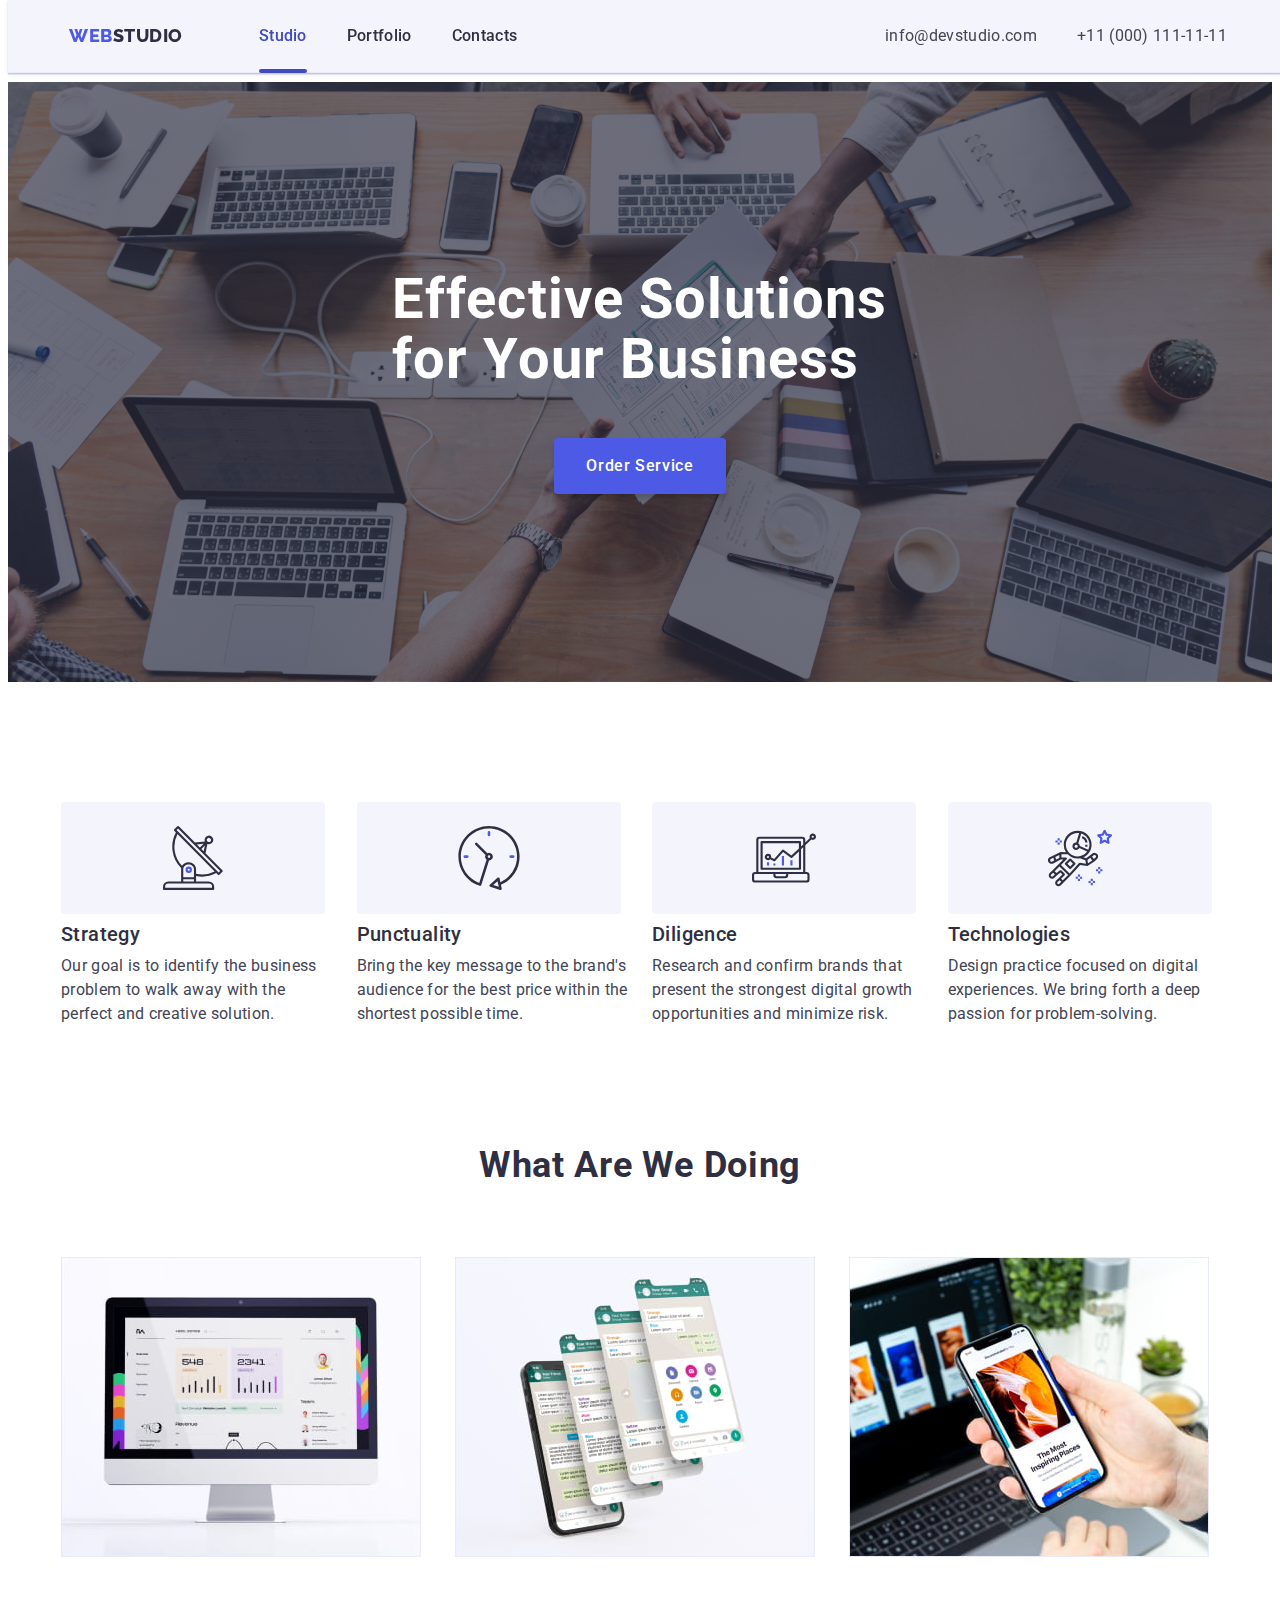
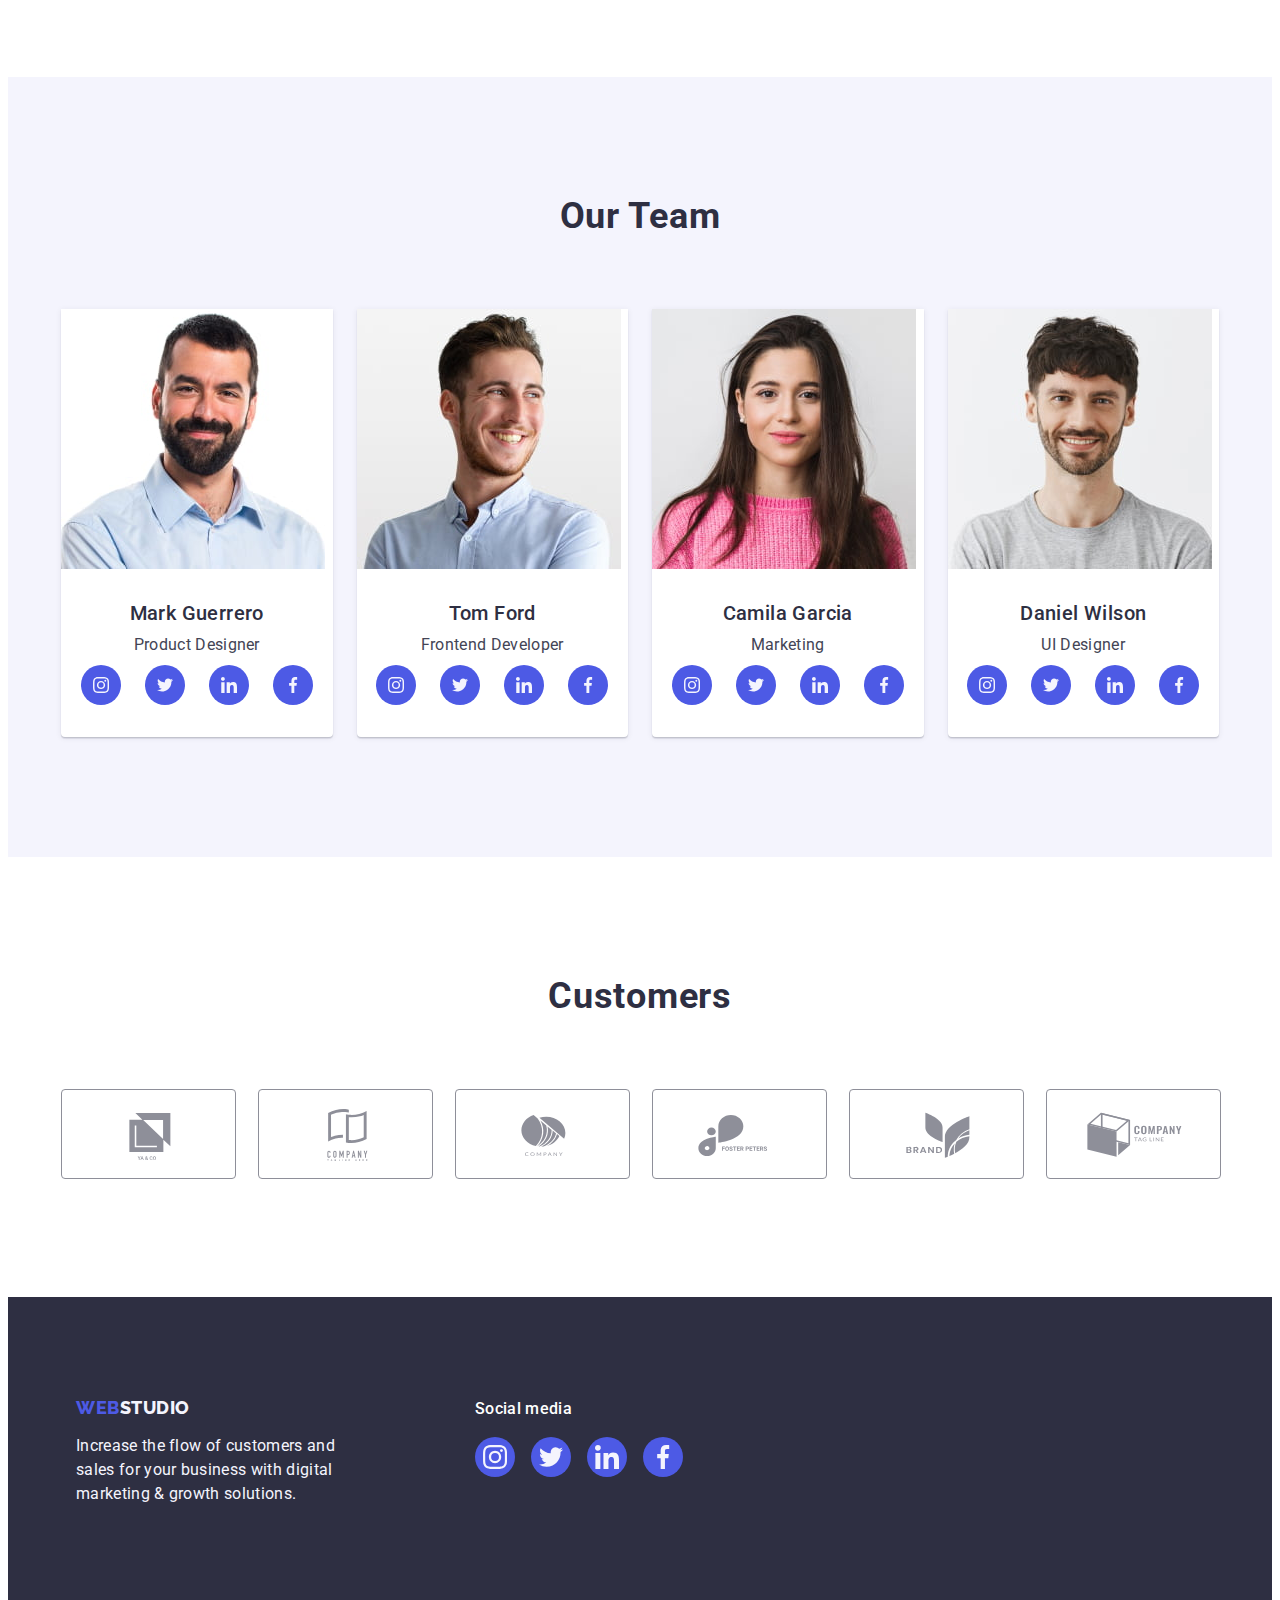
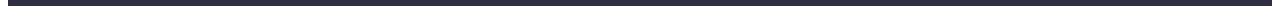
<file: index.html>
<!DOCTYPE html>
<html lang="en">
  <head>
    <meta charset="UTF-8" />
    <meta http-equiv="X-UA-Compatible" content="IE=edge" />
    <meta name="viewport" content="width=device-width, initial-scale=1.0" />
    <link rel="preconnect" href="https://fonts.googleapis.com" />
    <link rel="preconnect" href="https://fonts.gstatic.com" crossorigin />
    <link href="https://fonts.googleapis.com/css2?family=Raleway:wght@800&family=Roboto:wght@400;500;700;900&display=swap" rel="stylesheet" />
    <link
      rel="stylesheet"
      href="https://cdnjs.cloudflare.com/ajax/libs/modern-normalize/1.1.0/modern-normalize.min.css"
      integrity="sha512-wpPYUAdjBVSE4KJnH1VR1HeZfpl1ub8YT/NKx4PuQ5NmX2tKuGu6U/JRp5y+Y8XG2tV+wKQpNHVUX03MfMFn9Q=="
      crossorigin="anonymous"
      referrerpolicy="no-referrer" />
    <link rel="stylesheet" href="./css/styles.css" />
    <title>WebStudio</title>
  </head>
  <body>
    <header class="header">
      <div class="header-flex container">
        <nav class="nav-flex">
          <a href="./index.html" class="logotype link">Web<span class="header-logo">Studio</span></a>
          <ul class="nav-list list">
            <li class="nav-item"><a href="./index.html" class="nav-item-link active link">Studio</a></li>
            <li class="nav-item">
              <a href="./portfolio.html" class="nav-item-link link">Portfolio</a>
            </li>
            <li class="nav-item"><a href="" class="nav-item-link link">Contacts</a></li>
          </ul>
        </nav>
        <address class="address">
          <ul class="address-list list">
            <li>
              <a class="address-item link" href="mailto:info@devstudio.com">info@devstudio.com</a>
            </li>
            <li>
              <a class="address-item link" href="tel:+110001111111">+11 (000) 111-11-11</a>
            </li>
          </ul>
        </address>
      </div>
    </header>
    <main>
      <section class="hero section">
        <div class="container">
          <h1 class="heading-main">Effective Solutions for Your Business</h1>
          <button class="button order" type="button" data-modal-open>Order Service</button>
        </div>
      </section>
      <section class="advant section">
        <div class="container">
          <h2 class="hidden" hidden>Our Advanteges</h2>
          <ul class="list flex-container">
            <li class="flex-container-advant">
              <div class="features-item">
                <svg class="features-icon" width="64" height="64">
                  <use href="./images/icons.svg#icon-antenna"></use>
                </svg>
              </div>
              <h3 class="heading-third">Strategy</h3>
              <p class="p-text">Our goal is to identify the business problem to walk away with the perfect and creative solution.</p>
            </li>
            <li class="flex-container-advant">
              <div class="features-item">
                <svg class="features-icon" width="64" height="64">
                  <use href="./images/icons.svg#icon-clock"></use>
                </svg>
              </div>
              <h3 class="heading-third">Punctuality</h3>
              <p class="p-text">Bring the key message to the brand's audience for the best price within the shortest possible time.</p>
            </li>
            <li class="flex-container-advant">
              <div class="features-item">
                <svg class="features-icon" width="64" height="64">
                  <use href="./images/icons.svg#icon-diagram"></use>
                </svg>
              </div>
              <h3 class="heading-third">Diligence</h3>
              <p class="p-text">Research and confirm brands that present the strongest digital growth opportunities and minimize risk.</p>
            </li>
            <li class="flex-container-advant">
              <div class="features-item">
                <svg class="features-icon" width="64" height="64">
                  <use href="./images/icons.svg#icon-astronaut"></use>
                </svg>
              </div>
              <h3 class="heading-third">Technologies</h3>
              <p class="p-text">Design practice focused on digital experiences. We bring forth a deep passion for problem-solving.</p>
            </li>
          </ul>
        </div>
      </section>
      <section class="doing section">
        <div class="container">
          <h2 class="heading-second">What are we doing</h2>
          <ul class="list flex-container">
            <li class="flex-container-doing">
              <img src="./images/main-page/doing-1.jpg" alt="Creating websites" width="360" height="300" />
            </li>
            <li class="flex-container-doing">
              <img src="./images/main-page/doing-2.jpg" alt="Creating mobile apps" width="360" height="300" />
            </li>
            <li class="flex-container-doing">
              <img src="./images/main-page/doing-3.jpg" alt="Suporting product" width="360" height="300" />
            </li>
          </ul>
        </div>
      </section>
      <section class="team section">
        <div class="container">
          <h2 class="heading-second">Our Team</h2>
          <ul class="list flex-container">
            <li class="team-card">
              <img src="./images/main-page/team-mark.jpg" alt="Photo of Product Designer Mark Guerrero" width="264" height="260" />
              <div class="worker-wrapper">
                <h3 class="heading-third worker-name">Mark Guerrero</h3>
                <p class="p-text worker-position">Product Designer</p>
                <ul class="socials list">
                  <li class="social-item">
                    <a class="social-link link" href="" target="_blank" rel="noopener noreferrer" aria-label="icon instagram">
                      <svg class="social-icon" width="16" height="16">
                        <use href="./images/icons.svg#icon-instagram"></use>
                      </svg>
                    </a>
                  </li>
                  <li class="social-item">
                    <a class="social-link link" href="" target="_blank" rel="noopener noreferrer" aria-label="icon twitter">
                      <svg class="social-icon" width="16" height="16">
                        <use href="./images/icons.svg#icon-twitter"></use>
                      </svg>
                    </a>
                  </li>
                  <li class="social-item">
                    <a class="social-link link" href="" target="_blank" rel="noopener noreferrer" aria-label="icon linkedin">
                      <svg class="social-icon" width="16" height="16">
                        <use href="./images/icons.svg#icon-linkedin"></use>
                      </svg>
                    </a>
                  </li>
                  <li class="social-item">
                    <a class="social-link link" href="" target="_blank" rel="noopener noreferrer" aria-label="icon facebook">
                      <svg class="social-icon" width="16" height="16">
                        <use href="./images/icons.svg#icon-facebook"></use>
                      </svg>
                    </a>
                  </li>
                </ul>
              </div>
            </li>
            <li class="team-card">
              <img src="./images/main-page/team-tom.jpg" alt="Photo of Frontend Developer Tom Ford" width="264" height="260" />
              <div class="worker-wrapper">
                <h3 class="heading-third worker-name">Tom Ford</h3>
                <p class="p-text worker-position">Frontend Developer</p>
                <ul class="socials list">
                  <li class="social-item">
                    <a class="social-link link" href="" target="_blank" rel="noopener noreferrer" aria-label="icon instagram">
                      <svg class="social-icon" width="16px" height="16px">
                        <use href="./images/icons.svg#icon-instagram"></use>
                      </svg>
                    </a>
                  </li>
                  <li class="social-item">
                    <a class="social-link link" href="" target="_blank" rel="noopener noreferrer" aria-label="icon twitter">
                      <svg class="social-icon" width="16px" height="16px">
                        <use href="./images/icons.svg#icon-twitter"></use>
                      </svg>
                    </a>
                  </li>
                  <li class="social-item">
                    <a class="social-link link" href="" target="_blank" rel="noopener noreferrer" aria-label="icon linkedin">
                      <svg class="social-icon" width="16px" height="16px">
                        <use href="./images/icons.svg#icon-linkedin"></use>
                      </svg>
                    </a>
                  </li>
                  <li class="social-item">
                    <a class="social-link link" href="" target="_blank" rel="noopener noreferrer" aria-label="icon facebook">
                      <svg class="social-icon" width="16px" height="16px">
                        <use href="./images/icons.svg#icon-facebook"></use>
                      </svg>
                    </a>
                  </li>
                </ul>
              </div>
            </li>
            <li class="team-card">
              <img src="./images/main-page/team-camila.jpg" alt="Photo of Marketing Camila Garcia" width="264" height="260" />
              <div class="worker-wrapper">
                <h3 class="heading-third worker-name">Camila Garcia</h3>
                <p class="p-text worker-position">Marketing</p>
                <ul class="socials list">
                  <li class="social-item">
                    <a class="social-link link" href="" target="_blank" rel="noopener noreferrer" aria-label="icon instagram">
                      <svg class="social-icon" width="16px" height="16px">
                        <use href="./images/icons.svg#icon-instagram"></use>
                      </svg>
                    </a>
                  </li>
                  <li class="social-item">
                    <a class="social-link link" href="" target="_blank" rel="noopener noreferrer" aria-label="icon twitter">
                      <svg class="social-icon" width="16px" height="16px">
                        <use href="./images/icons.svg#icon-twitter"></use>
                      </svg>
                    </a>
                  </li>
                  <li class="social-item">
                    <a class="social-link link" href="" target="_blank" rel="noopener noreferrer" aria-label="icon linkedin">
                      <svg class="social-icon" width="16px" height="16px">
                        <use href="./images/icons.svg#icon-linkedin"></use>
                      </svg>
                    </a>
                  </li>
                  <li class="social-item">
                    <a class="social-link link" href="" target="_blank" rel="noopener noreferrer" aria-label="icon facebook">
                      <svg class="social-icon" width="16px" height="16px">
                        <use href="./images/icons.svg#icon-facebook"></use>
                      </svg>
                    </a>
                  </li>
                </ul>
              </div>
            </li>
            <li class="team-card">
              <img src="./images/main-page/team-daniel.jpg" alt="Photo of UI Designer Daniel Wilson" width="264" height="260" />
              <div class="worker-wrapper">
                <h3 class="heading-third worker-name">Daniel Wilson</h3>
                <p class="p-text worker-position">UI Designer</p>
                <ul class="socials list">
                  <li class="social-item">
                    <a class="social-link link" href="" target="_blank" rel="noopener noreferrer" aria-label="icon instagram">
                      <svg class="social-icon" width="16px" height="16px">
                        <use href="./images/icons.svg#icon-instagram"></use>
                      </svg>
                    </a>
                  </li>
                  <li class="social-item">
                    <a class="social-link link" href="" target="_blank" rel="noopener noreferrer" aria-label="icon twitter">
                      <svg class="social-icon" width="16px" height="16px">
                        <use href="./images/icons.svg#icon-twitter"></use>
                      </svg>
                    </a>
                  </li>
                  <li class="social-item">
                    <a class="social-link link" href="" target="_blank" rel="noopener noreferrer" aria-label="icon linkedin">
                      <svg class="social-icon" width="16px" height="16px">
                        <use href="./images/icons.svg#icon-linkedin"></use>
                      </svg>
                    </a>
                  </li>
                  <li class="social-item">
                    <a class="social-link link" href="" target="_blank" rel="noopener noreferrer" aria-label="icon facebook">
                      <svg class="social-icon" width="16px" height="16px">
                        <use href="./images/icons.svg#icon-facebook"></use>
                      </svg>
                    </a>
                  </li>
                </ul>
              </div>
            </li>
          </ul>
        </div>
      </section>
      <section class="custom section">
        <div class="container">
          <h2 class="heading-second">Customers</h2>
          <ul class="customers list">
            <li class="customer-item">
              <a class="customer-link link" href="" target="_blank" rel="noopener noreferrer" aria-label="icon company 1">
                <svg class="customer-icon" width="104" height="56">
                  <use href="./images/icons.svg#icon-company-1"></use>
                </svg>
              </a>
            </li>
            <li class="customer-item">
              <a class="customer-link link" href="" target="_blank" rel="noopener noreferrer" aria-label="icon company 2">
                <svg class="customer-icon" width="104" height="56">
                  <use href="./images/icons.svg#icon-company-2"></use>
                </svg>
              </a>
            </li>
            <li class="customer-item">
              <a class="customer-link link" href="" target="_blank" rel="noopener noreferrer" aria-label="icon company 3">
                <svg class="customer-icon" width="104" height="56">
                  <use href="./images/icons.svg#icon-company-3"></use>
                </svg>
              </a>
            </li>
            <li class="customer-item">
              <a class="customer-link link" href="" target="_blank" rel="noopener noreferrer" aria-label="icon company 4">
                <svg class="customer-icon" width="104" height="56">
                  <use href="./images/icons.svg#icon-company-4"></use>
                </svg>
              </a>
            </li>
            <li class="customer-item">
              <a class="customer-link link" href="" target="_blank" rel="noopener noreferrer" aria-label="icon company 5">
                <svg class="customer-icon" width="104" height="56">
                  <use href="./images/icons.svg#icon-company-5"></use>
                </svg>
              </a>
            </li>
            <li class="customer-item">
              <a class="customer-link link" href="" target="_blank" rel="noopener noreferrer" aria-label="icon company 6">
                <svg class="customer-icon" width="104" height="56">
                  <use href="./images/icons.svg#icon-company-6"></use>
                </svg>
              </a>
            </li>
          </ul>
        </div>
      </section>
    </main>
    <footer class="footer">
      <div class="container footer-flex">
        <div class="container-footer">
          <a class="logotype footer-logo-link link" href="./index.html">Web<span class="footer-logo">Studio</span></a>
          <p class="footer-text">Increase the flow of customers and sales for your business with digital marketing & growth solutions.</p>
        </div>
        <div>
          <p class="footer-par">Social media</p>
          <ul class="footer-socials list">
            <li class="footer-social-item">
              <a class="footer-social-link link" href="" target="_blank" rel="noopener noreferrer" aria-label="icon instagram">
                <svg class="footer-social-icon" width="24" height="24">
                  <use href="./images/icons.svg#icon-instagram"></use>
                </svg>
              </a>
            </li>
            <li class="footer-social-item">
              <a class="footer-social-link link" href="" target="_blank" rel="noopener noreferrer" aria-label="icon twitter">
                <svg class="footer-social-icon" width="24" height="24">
                  <use href="./images/icons.svg#icon-twitter"></use>
                </svg>
              </a>
            </li>
            <li class="footer-social-item">
              <a class="footer-social-link link" href="" target="_blank" rel="noopener noreferrer" aria-label="icon linkedin">
                <svg class="footer-social-icon" width="24" height="24">
                  <use href="./images/icons.svg#icon-linkedin"></use>
                </svg>
              </a>
            </li>
            <li class="footer-social-item">
              <a class="footer-social-link link" href="" target="_blank" rel="noopener noreferrer" aria-label="icon facebook">
                <svg class="footer-social-icon" width="24" height="24">
                  <use href="./images/icons.svg#icon-facebook"></use>
                </svg>
              </a>
            </li>
          </ul>
        </div>
      </div>
    </footer>

    <div class="backdrop is-hidden" data-modal>
      <div class="modal">
        <button type="button" class="modal-close" data-modal-close>
          <svg class="modal-close-icon" width="8" height="8">
            <use href="./images/icons.svg#icon-modal-close"></use>
          </svg>
        </button>
      </div>
    </div>
    <script src="./js/modal.js"></script>
  </body>
</html>
</file>
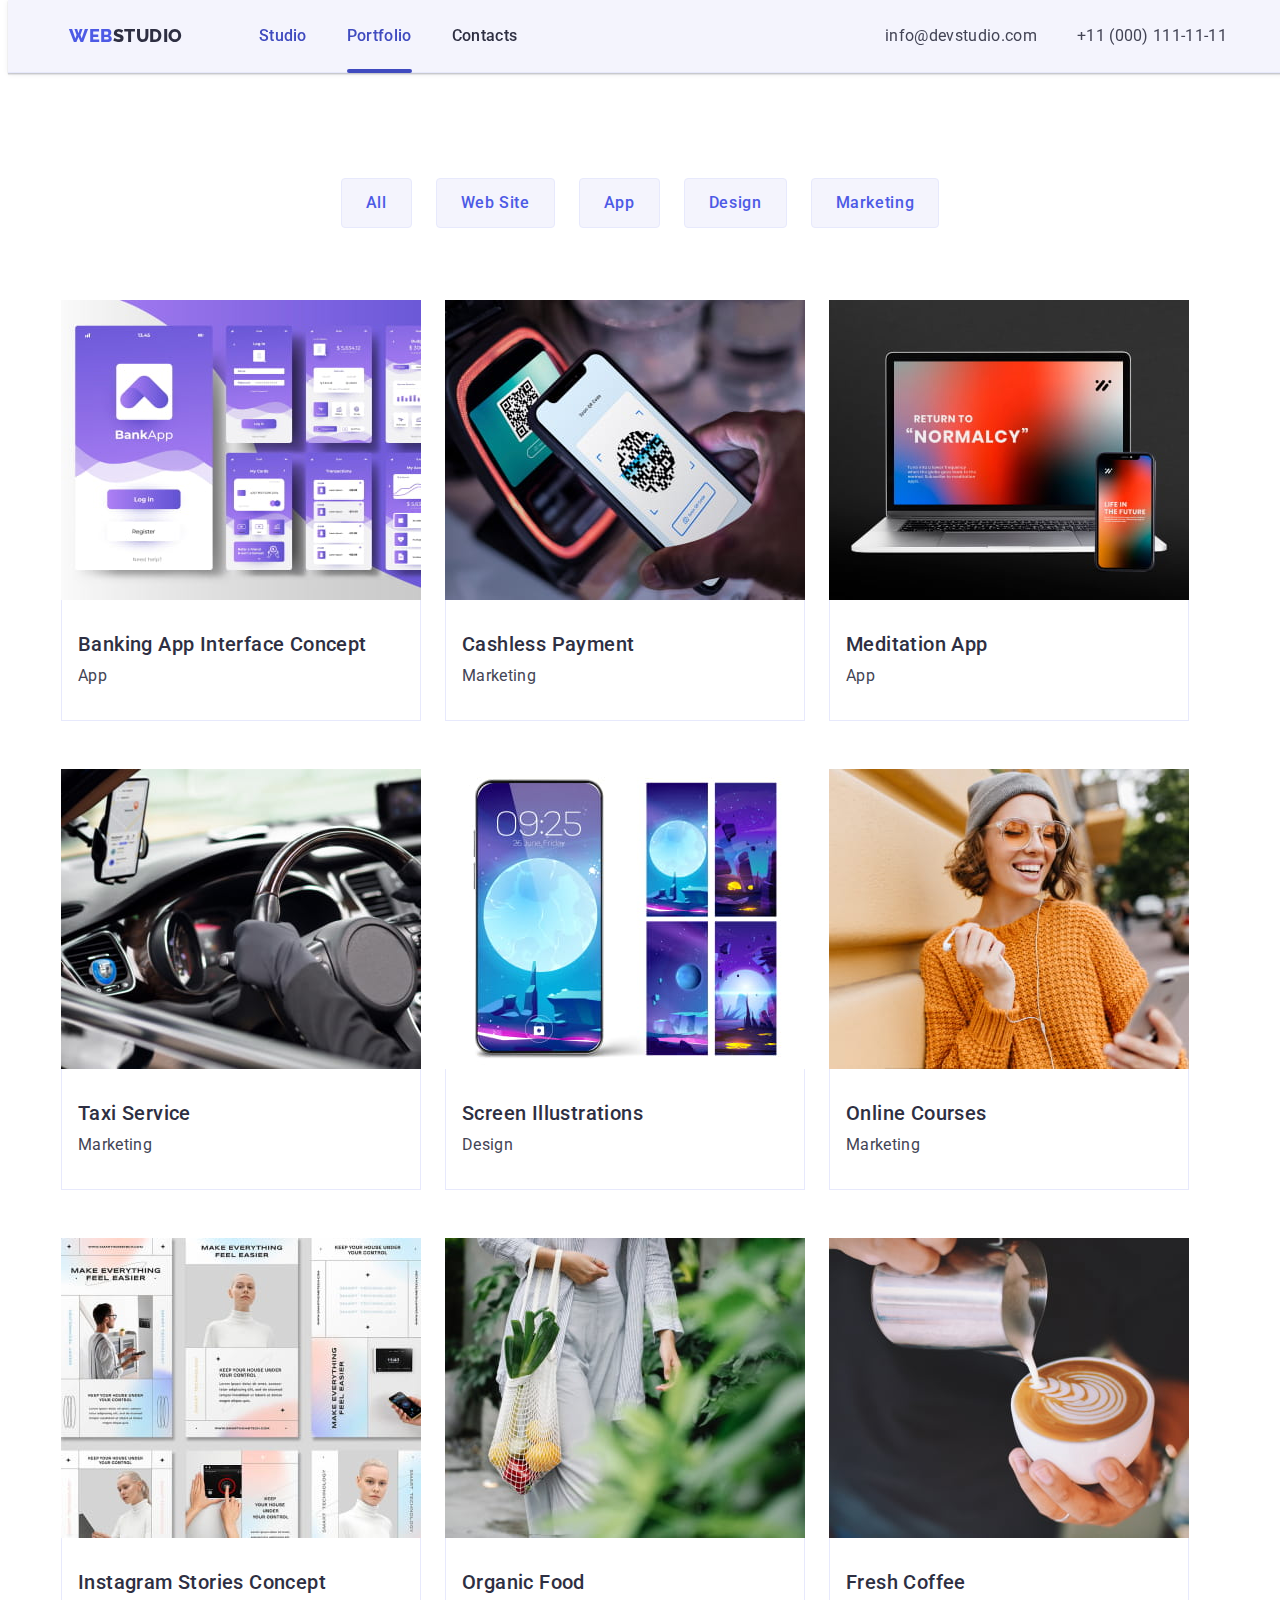
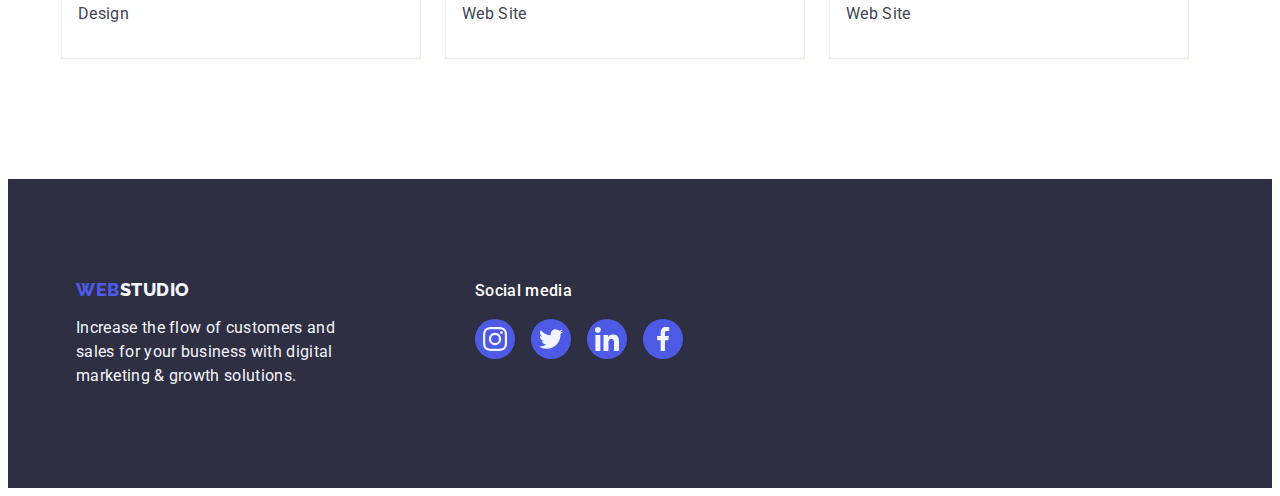
<file: portfolio.html>
<!DOCTYPE html>
<html lang="en">
  <head>
    <meta charset="UTF-8" />
    <meta http-equiv="X-UA-Compatible" content="IE=edge" />
    <meta name="viewport" content="width=device-width, initial-scale=1.0" />
    <link rel="preconnect" href="https://fonts.googleapis.com" />
    <link rel="preconnect" href="https://fonts.gstatic.com" crossorigin />
    <link href="https://fonts.googleapis.com/css2?family=Raleway:wght@800&family=Roboto:wght@400;500;700;900&display=swap" rel="stylesheet" />
    <link
      rel="stylesheet"
      href="https://cdnjs.cloudflare.com/ajax/libs/modern-normalize/1.1.0/modern-normalize.min.css"
      integrity="sha512-wpPYUAdjBVSE4KJnH1VR1HeZfpl1ub8YT/NKx4PuQ5NmX2tKuGu6U/JRp5y+Y8XG2tV+wKQpNHVUX03MfMFn9Q=="
      crossorigin="anonymous"
      referrerpolicy="no-referrer" />
    <link rel="stylesheet" href="./css/styles.css" />
    <title>Portfolio</title>
  </head>
  <body>
    <header class="header">
      <div class="header-flex container">
        <nav class="nav-flex">
          <a href="./index.html" class="logotype link">Web<span class="header-logo">Studio</span></a>
          <ul class="nav-list list">
            <li class="nav-item"><a href="./index.html" class="nav-item-link first link">Studio</a></li>
            <li class="nav-item">
              <a href="./portfolio.html" class="nav-item-link active link">Portfolio</a>
            </li>
            <li class="nav-item"><a href="" class="nav-item-link link">Contacts</a></li>
          </ul>
        </nav>
        <address class="address">
          <ul class="address-list list">
            <li>
              <a class="address-item link" href="mailto:info@devstudio.com">info@devstudio.com</a>
            </li>
            <li>
              <a class="address-item link" href="tel:+110001111111">+11 (000) 111-11-11</a>
            </li>
          </ul>
        </address>
      </div>
    </header>

    <main>
      <section class="works-section">
        <div class="container">
          <h1 class="hidden" hidden>Portfolio</h1>
          <ul class="list filter-list">
            <li><button class="button filter" type="button">All</button></li>
            <li>
              <button class="button filter" type="button">Web Site</button>
            </li>
            <li><button class="button filter" type="button">App</button></li>
            <li><button class="button filter" type="button">Design</button></li>
            <li>
              <button class="button filter" type="button">Marketing</button>
            </li>
          </ul>
          <ul class="list works-list">
            <li class="works-list-item">
              <a href="" class="works-list-link link">
                <div class="thumb">
                  <img src="./images/portfolio/banking-app.jpg" alt="App interface in violet colours" width="360" height="300" />
                  <p class="overlay-text">
                    14 Stylish and User-Friendly App Design Concepts · Task Manager App · Calorie Tracker App · Exotic Fruit Ecommerce App · Cloud
                    Storage App
                  </p>
                </div>
                <div class="works-card">
                  <h2 class="heading-third">Banking App Interface Concept</h2>
                  <p class="p-text">App</p>
                </div>
              </a>
            </li>
            <li class="works-list-item">
              <a href="" class="works-list-link link">
                <div class="thumb">
                  <img src="./images/portfolio/cashless-payment.jpg" alt="Telephone with cashless terminal" width="360" height="300" />
                  <p class="overlay-text">
                    14 Stylish and User-Friendly App Design Concepts · Task Manager App · Calorie Tracker App · Exotic Fruit Ecommerce App · Cloud
                    Storage App
                  </p>
                </div>
                <div class="works-card">
                  <h2 class="heading-third">Cashless Payment</h2>
                  <p class="p-text">Marketing</p>
                </div>
              </a>
            </li>
            <li class="works-list-item">
              <a href="" class="works-list-link link">
                <div class="thumb">
                  <img src="./images/portfolio/meditation-app.jpg" alt="Laptop and phote screen with app" width="360" height="300" />
                  <p class="overlay-text">
                    14 Stylish and User-Friendly App Design Concepts · Task Manager App · Calorie Tracker App · Exotic Fruit Ecommerce App · Cloud
                    Storage App
                  </p>
                </div>
                <div class="works-card">
                  <h2 class="heading-third">Meditation App</h2>
                  <p class="p-text">App</p>
                </div>
              </a>
            </li>
            <li class="works-list-item">
              <a href="" class="works-list-link link">
                <div class="thumb">
                  <img src="./images/portfolio/taxi-service.jpg" alt="Hand of driver in the car" width="360" height="300" />
                  <p class="overlay-text">
                    14 Stylish and User-Friendly App Design Concepts · Task Manager App · Calorie Tracker App · Exotic Fruit Ecommerce App · Cloud
                    Storage App
                  </p>
                </div>
                <div class="works-card">
                  <h2 class="heading-third">Taxi Service</h2>
                  <p class="p-text">Marketing</p>
                </div>
              </a>
            </li>
            <li class="works-list-item">
              <a href="" class="works-list-link link">
                <div class="thumb">
                  <img
                    src="./images/portfolio/screen-illustrations.jpg"
                    alt="Vector illustrations on the telephone screen"
                    width="360"
                    height="300" />
                  <p class="overlay-text">
                    14 Stylish and User-Friendly App Design Concepts · Task Manager App · Calorie Tracker App · Exotic Fruit Ecommerce App · Cloud
                    Storage App
                  </p>
                </div>
                <div class="works-card">
                  <h2 class="heading-third">Screen Illustrations</h2>
                  <p class="p-text">Design</p>
                </div>
              </a>
            </li>
            <li class="works-list-item">
              <a href="" class="works-list-link link">
                <div class="thumb">
                  <img src="./images/portfolio/online-courses.jpg" alt="Girl with telephone and earphones" width="360" height="300" />
                  <p class="overlay-text">
                    14 Stylish and User-Friendly App Design Concepts · Task Manager App · Calorie Tracker App · Exotic Fruit Ecommerce App · Cloud
                    Storage App
                  </p>
                </div>
                <div class="works-card">
                  <h2 class="heading-third">Online Courses</h2>
                  <p class="p-text">Marketing</p>
                </div>
              </a>
            </li>
            <li class="works-list-item">
              <a href="" class="works-list-link link">
                <div class="thumb">
                  <img src="./images/portfolio/instagram-stories-concept.jpg" alt="Variants of instagram stories" width="360" height="300" />
                  <p class="overlay-text">
                    14 Stylish and User-Friendly App Design Concepts · Task Manager App · Calorie Tracker App · Exotic Fruit Ecommerce App · Cloud
                    Storage App
                  </p>
                </div>
                <div class="works-card">
                  <h2 class="heading-third">Instagram Stories Concept</h2>
                  <p class="p-text">Design</p>
                </div>
              </a>
            </li>
            <li class="works-list-item">
              <a href="" class="works-list-link link">
                <div class="thumb">
                  <img src="./images/portfolio/organic-food.jpg" alt="Girl with basket of fruits" width="360" height="300" />
                  <p class="overlay-text">
                    14 Stylish and User-Friendly App Design Concepts · Task Manager App · Calorie Tracker App · Exotic Fruit Ecommerce App · Cloud
                    Storage App
                  </p>
                </div>
                <div class="works-card">
                  <h2 class="heading-third">Organic Food</h2>
                  <p class="p-text">Web Site</p>
                </div>
              </a>
            </li>
            <li class="works-list-item">
              <a href="" class="works-list-link link">
                <div class="thumb">
                  <img src="./images/portfolio/fresh-coffee.jpg" alt="Barista make a coffee" width="360" height="300" />
                  <p class="overlay-text">
                    14 Stylish and User-Friendly App Design Concepts · Task Manager App · Calorie Tracker App · Exotic Fruit Ecommerce App · Cloud
                    Storage App
                  </p>
                </div>
                <div class="works-card">
                  <h2 class="heading-third">Fresh Coffee</h2>
                  <p class="p-text">Web Site</p>
                </div>
              </a>
            </li>
          </ul>
        </div>
      </section>
    </main>
    <footer class="footer">
      <div class="container footer-flex">
        <div class="container-footer">
          <a class="logotype footer-logo-link link" href="./index.html">Web<span class="footer-logo">Studio</span></a>
          <p class="footer-text">Increase the flow of customers and sales for your business with digital marketing & growth solutions.</p>
        </div>
        <div>
          <p class="footer-par">Social media</p>
          <ul class="footer-socials list">
            <li class="footer-social-item">
              <a class="footer-social-link link" href="" target="_blank" rel="noopener noreferrer" aria-label="icon instagram">
                <svg class="footer-social-icon" width="24" height="24">
                  <use href="./images/icons.svg#icon-instagram"></use>
                </svg>
              </a>
            </li>
            <li class="footer-social-item">
              <a class="footer-social-link link" href="" target="_blank" rel="noopener noreferrer" aria-label="icon twitter">
                <svg class="footer-social-icon" width="24" height="24">
                  <use href="./images/icons.svg#icon-twitter"></use>
                </svg>
              </a>
            </li>
            <li class="footer-social-item">
              <a class="footer-social-link link" href="" target="_blank" rel="noopener noreferrer" aria-label="icon linkedin">
                <svg class="footer-social-icon" width="24" height="24">
                  <use href="./images/icons.svg#icon-linkedin"></use>
                </svg>
              </a>
            </li>
            <li class="footer-social-item">
              <a class="footer-social-link link" href="" target="_blank" rel="noopener noreferrer" aria-label="icon facebook">
                <svg class="footer-social-icon" width="24" height="24">
                  <use href="./images/icons.svg#icon-facebook"></use>
                </svg>
              </a>
            </li>
          </ul>
        </div>
      </div>
    </footer>
  </body>
</html>
</file>
<file: css/styles.css>
:root {
  --primary-brand: #4d5ae5;
  --pressed-state: #404bbf;
  --dark-grey: #2e2f42;
  --text: #434455;
  --cloud: #f4f4fd;
  --white: #ffffff;
  --light-slate: #8e8f99;
  --green: #31d0aa;

  --animation: 250ms cubic-bezier(0.4, 0, 0.2, 1);

  /* --indent: 24px;
  --items: 9; */
}

body {
  background-color: var(--white);
  color: var(--text);
  font-family: "Roboto", sans-serif;
  font-style: normal;
  font-weight: 400;
  font-size: 16px;
  line-height: 24px;
  letter-spacing: 0.02em;

  padding-top: 74px;
}

h1,
h2,
h3,
h4,
p {
  margin: 0;
}

img {
  display: block;
}

button {
  cursor: pointer;
}

.link {
  text-decoration: none;
}

.list {
  list-style: none;
  margin: 0;
  padding: 0;
}

.container {
  width: 1158px;
  margin: 0 auto;
  padding: 0 15px;
  /* outline: 1px solid red; */
}

.section {
  padding: 120px 0;
}

.header {
  position: fixed;
  top: 0;
  width: 100%;
  z-index: 10;

  background-color: var(--cloud);
  border-bottom: 1px solid #e7e9fc;
  box-shadow: 0px 2px 1px rgba(46, 47, 66, 0.08), 0px 1px 1px rgba(46, 47, 66, 0.16), 0px 1px 6px rgba(46, 47, 66, 0.08);
}

.header-flex {
  display: flex;
  align-items: center;
}

.nav-flex {
  display: flex;
  /* justify-content: center; */
  align-items: center;
  margin-right: auto;
}

.nav-list {
  display: flex;
  gap: 40px;
}

.address-list {
  display: flex;
  gap: 40px;
}

.address-item {
  display: block;
  font-style: normal;
  font-weight: 400;
  font-size: 16px;
  color: var(--text);
  padding: 24px 0;

  transition: color var(--animation);
}

.nav-item-link {
  position: relative;

  display: block;
  font-weight: 500;
  font-size: 16px;
  line-height: 1.5;
  color: var(--dark-grey);
  padding: 24px 0;

  transition: color var(--animation);
}

.nav-item-link:focus,
.nav-item-link:hover,
.address-item:focus,
.address-item:hover,
.nav-item-link.active {
  color: var(--pressed-state);
}

.nav-item-link::after {
  content: "";
  position: absolute;
  bottom: -1px;
  left: 0;
  display: block;

  width: 100%;
  height: 4px;
  border-radius: 2px;
  background-color: var(--pressed-state);
  opacity: 0;
}

.nav-item-link.active::after {
  opacity: 1;
}

.first {
  color: #404bbf;
}

.logotype {
  font-family: "Raleway", sans-serif;
  font-style: normal;
  font-weight: 800;
  font-size: 18px;
  line-height: 1.17;
  letter-spacing: 0.03em;
  color: var(--primary-brand);
  text-transform: uppercase;
  margin-right: 76px;
}

.header-logo {
  color: var(--dark-grey);
}

.footer-logo,
.footer-text {
  color: var(--cloud);
}

.footer-logo-link {
  display: inline-block;
  margin-bottom: 16px;
}

.footer-text {
  width: 264px;
}

.heading-main {
  color: #fff;
  font-weight: 700;
  font-size: 56px;
  line-height: 1.07;
  letter-spacing: 0.02em;
  max-width: 496px;
  margin: 0 auto;
  margin-bottom: 48px;

  animation: anim-h1 1000ms ease-in 800ms both;
}

@keyframes anim-h1 {
  0% {
    opacity: 0;
    transform: scale(0.8);
  }
  70% {
    opacity: 1;
    transform: scale(1.2);
  }
  100% {
    opacity: 1;
    transform: scale(1);
  }
}

.heading-second {
  color: var(--dark-grey);
  font-weight: 700;
  font-size: 36px;
  line-height: 40px;
  line-height: 1.1;
  text-align: center;
  letter-spacing: 0.02em;
  text-transform: capitalize;
  margin-bottom: 30px;
  margin-bottom: 72px;
}

.heading-third {
  color: var(--dark-grey);
  font-weight: 500;
  font-size: 20px;
  line-height: 1.2;
  letter-spacing: 0.02em;
  margin-bottom: 8px;
}

.footer-par {
  color: var(--white);
  font-weight: 500;
  font-size: 16px;
  line-height: 1.5;
  letter-spacing: 0.02em;
  margin-bottom: 16px;
}

.p-text {
  font-size: 16px;
  color: var(--text);
}

.button {
  font-family: "Roboto", sans-serif;
  font-weight: 500;
  font-size: 16px;
  line-height: 1.5;
  letter-spacing: 0.04em;
}

.order {
  color: #fff;
  background-color: var(--primary-brand);
  min-width: 169px;
  height: 56px;
  border: none;
  padding: 16px 32px;
  border-radius: 4px;
  display: block;
  margin: 0 auto;
  box-shadow: 0px 4px 4px rgba(0, 0, 0, 0.15);

  transition: background-color var(--animation);
}

.order:focus,
.order:hover {
  background-color: var(--pressed-state);
}

.filter {
  color: var(--primary-brand);
  background-color: var(--cloud);
  min-width: 60px;
  min-height: 48px;
  padding: 12px 24px;
  border: 1px solid #e7e9fc;
  border-radius: 4px;

  transition: color var(--animation), background-color var(--animation), border-color var(--animation), box-shadow var(--animation);
}

.filter:focus,
.filter:hover {
  color: #fff;
  background-color: var(--pressed-state);
  border-color: transparent;
  box-shadow: 0px 3px 1px rgba(0, 0, 0, 0.1), 0px 2px 1px rgba(0, 0, 0, 0.08), 0px 2px 2px rgba(0, 0, 0, 0.12);
}

.footer {
  background-color: var(--dark-grey);
  padding-top: 100px;
  padding-bottom: 100px;
}

.hero {
  margin-top: 74px;

  background-color: var(--dark-grey);
  padding: 188px 0;
  background-image: linear-gradient(rgba(46, 47, 66, 0.7), rgba(46, 47, 66, 0.7)), url(../images/people-office.jpg);
  max-width: 1440px;
  margin: 0 auto;
  background-repeat: no-repeat;
  background-position: center;
  background-size: cover;
}

.advant {
  padding-bottom: 0;
}

.team {
  background-color: var(--cloud);
}

.team-card {
  background-color: var(--white);
  width: calc((100% - 72px) / 4);
  border-radius: 0px 0px 4px 4px;
  box-shadow: 0px 1px 6px rgba(46, 47, 66, 0.08), 0px 1px 1px rgba(46, 47, 66, 0.16), 0px 2px 1px rgba(46, 47, 66, 0.08);
}

.worker-wrapper {
  padding: 32px 0;
}

.worker-name {
  text-align: center;
  margin-bottom: 8px;
}

.worker-position {
  text-align: center;
  padding-bottom: 8px;
}

.socials {
  display: flex;
  justify-content: center;
  align-items: center;
  gap: 24px;
}

.social-link {
  display: flex;
  justify-content: center;
  align-items: center;

  width: 40px;
  height: 40px;
  background-color: var(--primary-brand);
  border-radius: 50%;

  transition: background-color var(--animation);
}

.social-link:hover,
.social-link:focus {
  background-color: var(--pressed-state);
}

.social-icon {
  fill: var(--cloud);
}

.footer-socials {
  display: flex;
  gap: 16px;
}

.footer-social-link {
  display: flex;
  justify-content: center;
  align-items: center;

  width: 40px;
  height: 40px;
  background-color: var(--primary-brand);
  border-radius: 50%;

  transition: background-color var(--animation);
}

.footer-social-link:hover,
.footer-social-link:focus {
  background-color: var(--green);
}

.footer-social-icon {
  fill: var(--cloud);
}

.features-item {
  width: 264px;
  height: 112px;
  border-radius: 4px;
  margin-bottom: 8px;
  display: flex;
  justify-content: center;
  align-items: center;
  background-color: var(--cloud);
}

.customers {
  display: flex;
  justify-content: center;
  align-items: center;
  gap: 24px;
}

.customer-item {
  width: calc((100% - 120px) / 6);
  height: 88px;
}

.customer-link {
  display: flex;
  justify-content: center;
  align-items: center;

  width: 100%;
  height: 100%;
  color: var(--light-slate);
  background-color: var(--white);
  border: 1px solid var(--light-slate);
  border-radius: 4px;

  transition: border-color var(--animation), color var(--animation);
}

.customer-item:hover .customer-link,
.customer-item:focus .customer-link {
  color: var(--pressed-state);
  border-color: var(--pressed-state);
}

.customer-icon {
  fill: currentColor;
}

.flex-container {
  display: flex;
  gap: 24px;
}

.flex-container-advant {
  width: calc((100% - 72px) / 4);
}

.flex-container-doing {
  width: calc((100% - 48px) / 3);
}

.footer-flex {
  display: flex;
  align-items: baseline;
}

.container-footer {
  margin-right: 120px;
  padding: 0 15px;
}

.works-section {
  padding-top: 96px;
  padding-bottom: 120px;
  /* outline: 1px solid red; */
}

.filter-list {
  display: flex;
  justify-content: center;
  gap: 24px;
  margin-bottom: 72px;
}

.works-list {
  display: flex;
  flex-wrap: wrap;
  column-gap: 24px;
  row-gap: 48px;
}

.works-list-items {
  width: calc((100% - 48px) / 3);
  display: block;
}

.works-list-link {
  display: block;

  transition: box-shadow var(--animation);
}

.works-list-link:hover,
.works-list-link:focus {
  box-shadow: 0px 1px 6px rgba(46, 47, 66, 0.08), 0px 1px 1px rgba(46, 47, 66, 0.16), 0px 2px 1px rgba(46, 47, 66, 0.08);
}

.works-card {
  padding: 32px 16px;
  border: 1px solid #e7e9fc;
  border-top: none;
}

.thumb {
  position: relative;
  overflow: hidden;
}

.overlay-text {
  position: absolute;
  top: 0;
  left: 0;
  width: 100%;
  height: 100%;
  transform: translateY(100%);

  padding: 40px 32px;

  font-size: 16px;
  line-height: 1.5;
  letter-spacing: 0.02em;
  color: var(--cloud);
  background-color: var(--primary-brand);

  transition: transform var(--animation);
}

.works-list-link:hover .overlay-text,
.works-list-link:focus .overlay-text {
  transform: translateY(0%);
}

.backdrop {
  /* display: none; */
  position: fixed;
  top: 0;
  right: 0;
  z-index: 20;

  width: 100%;
  height: 100%;
  background: rgba(46, 47, 66, 0.4);
  opacity: 1;
  visibility: visible;

  transition: opacity 250ms cubic-bezier(0.4, 0, 0.2, 1), visibility 250ms cubic-bezier(0.4, 0, 0.2, 1);
}

.backdrop.is-hidden {
  opacity: 0;
  visibility: hidden;
  pointer-events: none;
}

.modal {
  position: absolute;
  top: 50%;
  left: 50%;
  transform: translate(-50%, -50%) scale(1);

  width: 408px;
  min-height: 576px;
  background: #fcfcfc;
  box-shadow: 0px 1px 1px rgba(0, 0, 0, 0.14), 0px 1px 3px rgba(0, 0, 0, 0.12), 0px 2px 1px rgba(0, 0, 0, 0.2);
  border-radius: 4px;

  transition: transform var(--animation);
}

.backdrop.is-hidden .modal {
  opacity: 0;
  transform: translate(-50%, -50%) scale(0.5);
}

.modal-close {
  position: absolute;
  top: 24px;
  right: 24px;

  display: flex;
  justify-content: center;
  align-items: center;
  padding: 0;

  width: 24px;
  height: 24px;
  border-radius: 50%;
  border: 1px solid rgba(0, 0, 0, 0.1);
  background-color: #e7e9fc;

  transition: background-color var(--animation), border var(--animation);
}

.modal-close:focus,
.modal-close:hover {
  background-color: var(--pressed-state);
  border: none;
}

.modal-close-icon {
  fill: var(--dark-grey);

  transition: fill var(--animation);
}

.modal-close:focus .modal-close-icon,
.modal-close:hover .modal-close-icon {
  fill: #ffffff;
}
</file>
